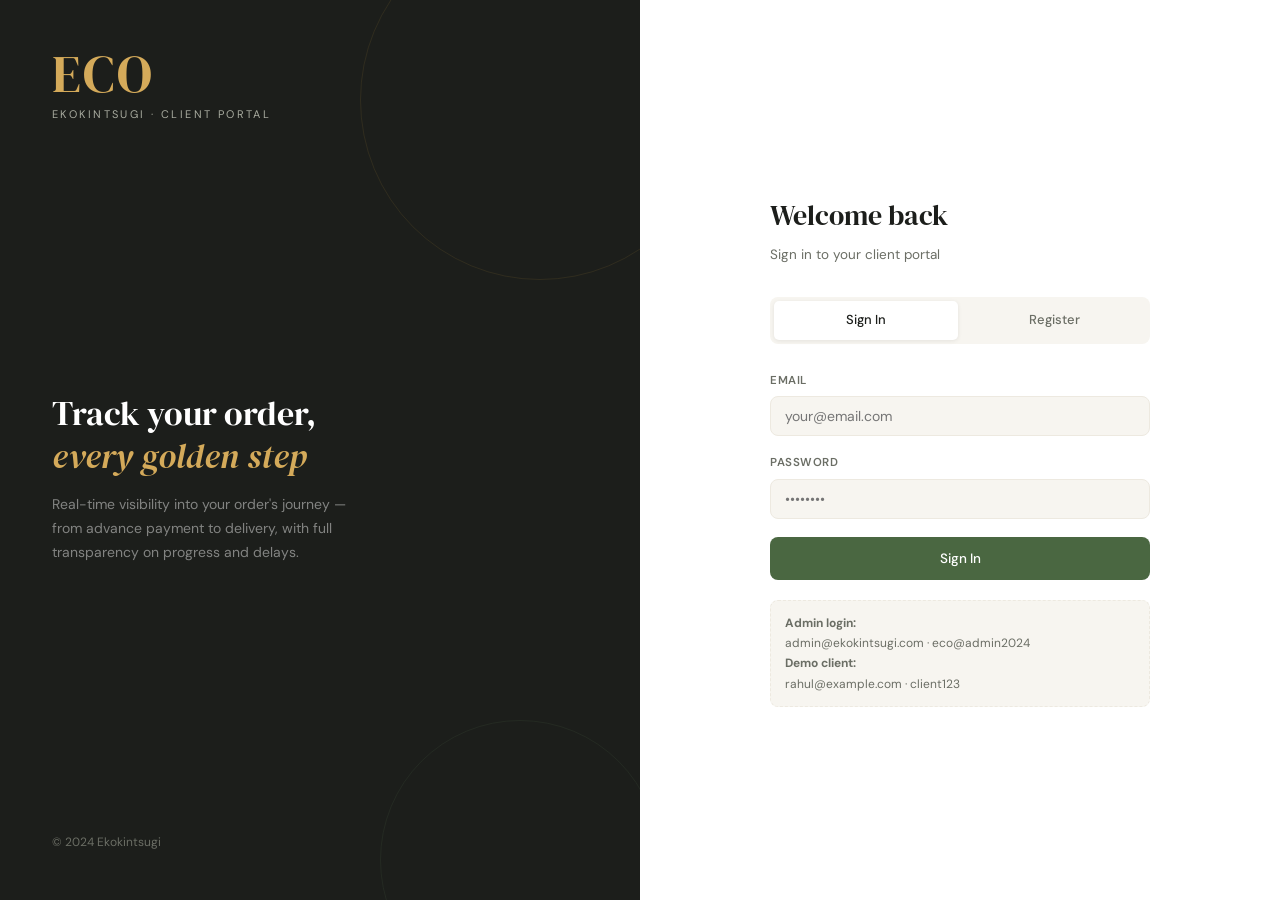
<file: index.html>
<!DOCTYPE html> 
<html lang="en"> 
<head> 
<meta charset="UTF-8"/> 
<meta name="viewport" content="width=device-width, initial-scale=1.0"/> 
<title>ECO — Login</title> 
<link rel="preconnect" href="https://fonts.googleapis.com"/>
<link rel="preconnect" href="https://fonts.gstatic.com" crossorigin/>
<link href="https://fonts.googleapis.com/css2?family=DM+Serif+Display:ital@0;1&family=DM+Sans:opsz,wght@9..40,300;400;500&display=swap" rel="stylesheet"/> 
<link rel="stylesheet" href="styles.css"/>
<script src="data.js"></script> 
<script src="app.js"></script> 
<style>
  .page { min-height: 100vh; display: grid; grid-template-columns: 1fr 1fr; }
  .brand-panel { background: var(--ink); display: flex; flex-direction: column; justify-content: space-between; padding: 48px 52px; position: relative; overflow: hidden; color: var(--white); }
  .brand-panel::before { content: ''; position: absolute; right: -80px; top: -80px; width: 360px; height: 360px; border-radius: 50%; border: 1px solid rgba(184,145,58,0.12); }
  .brand-panel::after { content: ''; position: absolute; right: -20px; bottom: -100px; width: 280px; height: 280px; border-radius: 50%; border: 1px solid rgba(107,143,100,0.1); }
  .brand-logo { font-family: var(--font-display); font-size: 52px; color: var(--gold-light); letter-spacing: 0.06em; line-height: 1; }
  .brand-tagline { font-size: 11px; letter-spacing: 0.22em; text-transform: uppercase; color: var(--ink-faint); margin-top: 6px; }
  .brand-headline { font-family: var(--font-display); font-size: 34px; line-height: 1.25; margin-bottom: 16px; }
  .brand-headline em { color: var(--gold-light); font-style: italic; }
  .brand-desc { font-size: 14px; color: rgba(255,255,255,0.45); line-height: 1.7; max-width: 320px; }
  .brand-footer { font-size: 12px; color: var(--ink-muted); }
  .form-panel { display: flex; align-items: center; justify-content: center; padding: 40px 32px; background: var(--white); }
  .form-wrap { width: 100%; max-width: 380px; }
  .tab-row { display: flex; gap: 4px; background: var(--cream); border-radius: var(--radius-sm); padding: 4px; margin-bottom: 28px; }
  .tab { flex: 1; padding: 9px; text-align: center; font-size: 13px; font-weight: 500; border-radius: 5px; cursor: pointer; color: var(--ink-muted); transition: background var(--transition), color var(--transition); }
  .tab.active { background: var(--white); color: var(--ink); box-shadow: 0 1px 4px rgba(0,0,0,0.08); }
  .signup-only { display: none; }
  .error-msg { background: #fdecea; border: 1px solid #f5c6c2; color: var(--danger); border-radius: var(--radius-sm); padding: 10px 14px; font-size: 13px; margin-bottom: 16px; display: none; }
  .error-msg.show { display: block; }
  .admin-hint { background: var(--cream); border: 1px dashed var(--cream-mid); border-radius: var(--radius-sm); padding: 12px 14px; font-size: 12px; color: var(--ink-muted); margin-top: 20px; line-height: 1.7; }
  @media (max-width: 700px) { .page { grid-template-columns: 1fr; } .brand-panel { display: none; } }
</style>
</head> 
<body> 
<div class="page"> 
  <!-- Brand --> 
  <div class="brand-panel"> 
    <div> 
      <div class="brand-logo">ECO</div> 
      <div class="brand-tagline">Ekokintsugi · Client Portal</div> 
    </div> 
    <div class="brand-body" style="z-index:1"> 
      <div class="brand-headline">Track your order,<br><em>every golden step</em></div> 
      <div class="brand-desc">Real-time visibility into your order's journey — from advance payment to delivery, with full transparency on progress and delays.</div> 
    </div> 
    <div class="brand-footer">© 2024 Ekokintsugi</div> 
  </div> 
 
  <!-- Form --> 
  <div class="form-panel"> 
    <div class="form-wrap"> 
      <div class="form-title" style="font-family:var(--font-display); font-size:28px; color:var(--ink); margin-bottom:6px;">Welcome back</div> 
      <div class="form-sub" style="font-size:13.5px; color:var(--ink-muted); margin-bottom:32px;">Sign in to your client portal</div> 
 
      <div class="tab-row"> 
        <div class="tab active" onclick="switchTab('login')">Sign In</div> 
        <div class="tab" onclick="switchTab('signup')">Register</div> 
      </div> 
 
      <div class="error-msg" id="error-msg"></div> 
 
      <div class="field signup-only" id="f-name"> 
        <label>Full Name</label> 
        <input type="text" id="inp-name" placeholder="Your full name"/> 
      </div> 
      <div class="field signup-only" id="f-phone"> 
        <label>Phone</label> 
        <input type="tel" id="inp-phone" placeholder="10-digit mobile number"/> 
      </div> 
      <div class="field"> 
        <label>Email</label> 
        <input type="email" id="inp-email" placeholder="your@email.com"/> 
      </div> 
      <div class="field"> 
        <label>Password</label> 
        <input type="password" id="inp-pass" placeholder="••••••••" onkeydown="if(event.key==='Enter')handleFormSubmit()"/> 
      </div> 
 
      <button class="btn btn-primary" style="width:100%; justify-content:center; padding:13px;" id="btn-submit" onclick="handleFormSubmit()">Sign In</button> 
 
      <div class="admin-hint"> 
        <strong>Admin login:</strong><br> 
        admin@ekokintsugi.com · eco@admin2024<br> 
        <strong>Demo client:</strong><br> 
        rahul@example.com · client123 
      </div> 
    </div> 
  </div> 
</div> 
 
<script> 
  let mode = 'login'; 
 
  // Redirect if already logged in 
  const s = getSession(); 
  if (s) redirect(s.role); 
 
  function switchTab(m) { 
    mode = m; 
    document.querySelectorAll('.tab').forEach((t,i) => t.classList.toggle('active', (i===0&&m==='login')||(i===1&&m==='signup'))); 
    document.querySelectorAll('.signup-only').forEach(el => el.style.display = m==='signup'?'block':'none'); 
    document.getElementById('btn-submit').textContent = m==='login'?'Sign In':'Create Account'; 
    document.getElementById('error-msg').classList.remove('show'); 
    document.querySelector('.form-title').textContent = m==='login'?'Welcome back':'Create account'; 
    document.querySelector('.form-sub').textContent = m==='login'?'Sign in to your client portal':'Register to track your orders'; 
  } 
 
  function handleFormSubmit() { 
    const email = document.getElementById('inp-email').value.trim(); 
    const pass  = document.getElementById('inp-pass').value; 
 
    if (mode === 'login') { 
      const res = login(email, pass); 
      if (res.ok) { redirect(res.role); return; } 
      showErr('Invalid email or password. Please try again.'); 
    } else { 
      const name  = document.getElementById('inp-name').value.trim(); 
      const phone = document.getElementById('inp-phone').value.trim(); 
      if (!name || !email || !pass || !phone) { showErr('Please fill in all fields.'); return; } 
      if (getClients().find(c => c.email === email)) { showErr('An account with this email already exists.'); return; } 
      addClient({ name, email, password: pass, phone }); 
      const res = login(email, pass); 
      if (res.ok) redirect(res.role); 
    } 
  } 
 
  function showErr(msg) { 
    const el = document.getElementById('error-msg'); 
    el.textContent = msg; el.classList.add('show'); 
  } 
 
  function redirect(role) { 
    window.location.href = role === 'admin' ? 'admin.html' : 'dashboard.html'; 
  } 
</script> 
</body> 
</html>
</file>
<file: styles.css>
/* ── ECO Shared Styles ────────────────────────────────────────────── */

:root {
  --sage:        #4a6741;
  --sage-light:  #6b8f64;
  --sage-pale:   #e8f0e5;
  --gold:        #b8913a;
  --gold-light:  #d4aa5a;
  --gold-pale:   #fdf6e8;
  --ink:         #1c1e1b;
  --ink-mid:     #3d4038;
  --ink-muted:   #6b6e65;
  --ink-faint:   #a8ab9f;
  --cream:       #f7f5f0;
  --cream-mid:   #ede9e0;
  --white:       #ffffff;
  --danger:      #c0392b;
  --warn:        #d68910;
  --success:     #2e7d32;

  --sidebar-w:   256px;
  --header-h:    64px;
  --radius:      14px;
  --radius-sm:   8px;
  --radius-xs:   5px;
  --shadow:      0 2px 12px rgba(28,30,27,0.07);
  --shadow-md:   0 6px 28px rgba(28,30,27,0.11);
  --shadow-lg:   0 12px 48px rgba(28,30,27,0.14);
  --transition:  0.22s cubic-bezier(0.4,0,0.2,1);

  --font-display: 'DM Serif Display', Georgia, serif;
  --font-body:    'DM Sans', system-ui, sans-serif;
}

/* ── Reset ── */
*, *::before, *::after { box-sizing: border-box; margin: 0; padding: 0; }

html, body {
  height: 100%;
  font-family: var(--font-body);
  background: var(--cream);
  color: var(--ink);
  font-size: 15px;
  line-height: 1.6;
  -webkit-font-smoothing: antialiased;
}

/* ── Layout ── */
.app {
  display: grid;
  grid-template-columns: var(--sidebar-w) 1fr;
  grid-template-rows: var(--header-h) 1fr;
  min-height: 100vh;
}

/* ── Sidebar ── */
.sidebar {
  grid-row: 1 / -1;
  background: var(--ink);
  display: flex;
  flex-direction: column;
  position: sticky;
  top: 0;
  height: 100vh;
  overflow: hidden;
  z-index: 100;
}

.sidebar-logo {
  padding: 24px 24px 20px;
  border-bottom: 1px solid rgba(255,255,255,0.07);
}

.logo-mark {
  font-family: var(--font-display);
  font-size: 30px;
  color: var(--gold-light);
  letter-spacing: 0.08em;
  line-height: 1;
}

.logo-sub {
  font-size: 10px;
  font-weight: 400;
  color: var(--ink-faint);
  letter-spacing: 0.2em;
  text-transform: uppercase;
  margin-top: 3px;
}

.sidebar-client {
  margin: 18px 14px 10px;
  background: rgba(255,255,255,0.05);
  border: 1px solid rgba(255,255,255,0.09);
  border-radius: var(--radius-sm);
  padding: 13px 14px;
  display: flex;
  align-items: center;
  gap: 11px;
}

.client-avatar {
  width: 36px;
  height: 36px;
  border-radius: 50%;
  background: linear-gradient(135deg, var(--sage) 0%, var(--gold) 100%);
  display: flex;
  align-items: center;
  justify-content: center;
  font-family: var(--font-display);
  font-size: 14px;
  color: var(--white);
  flex-shrink: 0;
}

.client-name {
  font-size: 13px;
  font-weight: 500;
  color: var(--white);
  white-space: nowrap;
  overflow: hidden;
  text-overflow: ellipsis;
}

.client-id {
  font-size: 11px;
  color: var(--ink-faint);
  margin-top: 2px;
}

.sidebar-nav {
  flex: 1;
  padding: 6px 12px;
  overflow-y: auto;
}

.nav-section-label {
  font-size: 10px;
  font-weight: 500;
  letter-spacing: 0.18em;
  text-transform: uppercase;
  color: var(--ink-muted);
  padding: 16px 10px 6px;
}

.nav-item {
  display: flex;
  align-items: center;
  gap: 10px;
  padding: 9px 12px;
  border-radius: var(--radius-sm);
  cursor: pointer;
  transition: background var(--transition), color var(--transition);
  color: rgba(255,255,255,0.5);
  font-size: 13.5px;
  font-weight: 400;
  text-decoration: none;
  position: relative;
  margin-bottom: 2px;
  user-select: none;
}

.nav-item:hover {
  background: rgba(255,255,255,0.07);
  color: rgba(255,255,255,0.9);
}

.nav-item.active {
  background: rgba(184,145,58,0.14);
  color: var(--gold-light);
  font-weight: 500;
}

.nav-item.active::before {
  content: '';
  position: absolute;
  left: 0; top: 8px; bottom: 8px;
  width: 3px;
  background: var(--gold);
  border-radius: 0 3px 3px 0;
}

.nav-icon {
  width: 17px;
  height: 17px;
  flex-shrink: 0;
  opacity: 0.8;
}

.nav-badge {
  margin-left: auto;
  background: var(--sage);
  color: var(--white);
  font-size: 10px;
  font-weight: 600;
  padding: 1px 7px;
  border-radius: 20px;
  line-height: 1.7;
}

.sidebar-footer {
  padding: 14px 18px;
  border-top: 1px solid rgba(255,255,255,0.07);
  font-size: 11px;
  color: var(--ink-muted);
  display: flex;
  align-items: center;
  gap: 7px;
}

.status-dot {
  width: 7px; height: 7px;
  border-radius: 50%;
  background: #4caf50;
  flex-shrink: 0;
  box-shadow: 0 0 0 2px rgba(76,175,80,0.2);
}

/* ── Header ── */
.header {
  background: var(--white);
  border-bottom: 1px solid var(--cream-mid);
  display: flex;
  align-items: center;
  padding: 0 28px;
  gap: 14px;
  position: sticky;
  top: 0;
  z-index: 90;
  box-shadow: var(--shadow);
}

.header-title {
  font-family: var(--font-display);
  font-size: 18px;
  color: var(--ink);
  flex: 1;
}
.header-title span { color: var(--sage); }

.header-search {
  display: flex;
  align-items: center;
  gap: 8px;
  background: var(--cream);
  border: 1px solid var(--cream-mid);
  border-radius: 8px;
  padding: 7px 12px;
  font-size: 13px;
  color: var(--ink-muted);
  width: 210px;
  transition: border-color var(--transition), box-shadow var(--transition);
  cursor: text;
  position: relative;
}

.header-search input {
  background: none;
  border: none;
  outline: none;
  font-family: var(--font-body);
  font-size: 13px;
  color: var(--ink);
  width: 100%;
}
.header-search input::placeholder { color: var(--ink-muted); }
.header-search:focus-within {
  border-color: var(--sage-light);
  box-shadow: 0 0 0 3px rgba(74,103,65,0.1);
}

.search-results {
  position: absolute;
  top: calc(100% + 6px);
  left: 0;
  right: 0;
  background: var(--white);
  border: 1px solid var(--cream-mid);
  border-radius: var(--radius-sm);
  box-shadow: var(--shadow-md);
  z-index: 200;
  max-height: 220px;
  overflow-y: auto;
  display: none;
}
.search-results.visible { display: block; }
.search-result-item {
  padding: 9px 14px;
  font-size: 13px;
  cursor: pointer;
  border-bottom: 1px solid var(--cream-mid);
  transition: background var(--transition);
  display: flex;
  align-items: center;
  gap: 8px;
}
.search-result-item:last-child { border-bottom: none; }
.search-result-item:hover { background: var(--cream); }
.search-result-dot {
  width: 7px; height: 7px; border-radius: 50%; flex-shrink: 0;
}

.header-actions {
  display: flex;
  align-items: center;
  gap: 8px;
}

.btn-icon {
  width: 36px; height: 36px;
  border-radius: 8px;
  background: var(--cream);
  border: 1px solid var(--cream-mid);
  display: flex; align-items: center; justify-content: center;
  cursor: pointer;
  transition: background var(--transition), border-color var(--transition);
  color: var(--ink-muted);
  position: relative;
}
.btn-icon:hover { background: var(--cream-mid); color: var(--ink); }

.notif-dot::after {
  content: '';
  position: absolute;
  top: 6px; right: 6px;
  width: 7px; height: 7px;
  background: var(--danger);
  border-radius: 50%;
  border: 1.5px solid var(--white);
}

/* ── Notification Panel ── */
.notif-panel {
  position: absolute;
  top: calc(var(--header-h) + 8px);
  right: 28px;
  width: 320px;
  background: var(--white);
  border: 1px solid var(--cream-mid);
  border-radius: var(--radius);
  box-shadow: var(--shadow-lg);
  z-index: 300;
  display: none;
  animation: fadeIn 0.2s ease;
}
.notif-panel.visible { display: block; }
.notif-panel-header {
  padding: 14px 18px 10px;
  border-bottom: 1px solid var(--cream-mid);
  display: flex; align-items: center; justify-content: space-between;
}
.notif-panel-title { font-family: var(--font-display); font-size: 15px; }
.notif-panel-clear { font-size: 11px; color: var(--sage); cursor: pointer; font-weight: 500; }
.notif-item {
  padding: 12px 18px;
  border-bottom: 1px solid var(--cream-mid);
  font-size: 12.5px;
  display: flex; gap: 10px; align-items: flex-start;
  transition: background var(--transition);
  cursor: pointer;
}
.notif-item:last-child { border-bottom: none; }
.notif-item:hover { background: var(--cream); }
.notif-item-icon { font-size: 16px; margin-top: 1px; flex-shrink: 0; }
.notif-item-text { flex: 1; }
.notif-item-title { font-weight: 500; color: var(--ink); }
.notif-item-sub { color: var(--ink-muted); font-size: 11.5px; margin-top: 1px; }

/* ── Main ── */
.main {
  padding: 28px 32px 56px;
  overflow-y: auto;
}

.page-header { margin-bottom: 28px; }
.page-eyebrow {
  font-size: 11px;
  font-weight: 500;
  letter-spacing: 0.16em;
  text-transform: uppercase;
  color: var(--sage);
  margin-bottom: 4px;
}
.page-title {
  font-family: var(--font-display);
  font-size: 30px;
  color: var(--ink);
  line-height: 1.15;
}
.page-meta {
  font-size: 13px;
  color: var(--ink-muted);
  margin-top: 5px;
}

/* ── Sections ── */
.section { display: none; animation: fadeIn 0.28s ease; }
.section.active { display: block; }

@keyframes fadeIn {
  from { opacity: 0; transform: translateY(7px); }
  to   { opacity: 1; transform: translateY(0); }
}

/* ── Cards & Grid ── */
.card {
  background: var(--white);
  border: 1px solid var(--cream-mid);
  border-radius: var(--radius);
  padding: 24px;
  box-shadow: var(--shadow);
  transition: transform var(--transition), box-shadow var(--transition);
}
.card:hover { transform: translateY(-2px); box-shadow: var(--shadow-md); }
.card-title {
  font-family: var(--font-display);
  font-size: 17px;
  color: var(--ink);
  margin-bottom: 3px;
}
.card-subtitle {
  font-size: 12px;
  color: var(--ink-muted);
  margin-bottom: 18px;
}

.grid-4 {
  display: grid;
  grid-template-columns: repeat(4, 1fr);
  gap: 16px;
  margin-bottom: 24px;
}

.grid-2 {
  display: grid;
  grid-template-columns: 1fr 1fr;
  gap: 20px;
  margin-bottom: 24px;
}

/* ── Stat Cards ── */
.stat-card {
  background: var(--white);
  border: 1px solid var(--cream-mid);
  border-radius: var(--radius);
  padding: 20px 22px 18px;
  box-shadow: var(--shadow);
  position: relative;
  overflow: hidden;
  transition: transform var(--transition), box-shadow var(--transition);
  cursor: default;
}
.stat-card:hover { transform: translateY(-3px); box-shadow: var(--shadow-md); }
.stat-card::after {
  content: '';
  position: absolute;
  bottom: 0; left: 0; right: 0;
  height: 3px;
  border-radius: 0 0 var(--radius) var(--radius);
}
.stat-card.accent-sage::after  { background: linear-gradient(90deg, var(--sage), var(--sage-light)); }
.stat-card.accent-gold::after  { background: linear-gradient(90deg, var(--gold), var(--gold-light)); }
.stat-card.accent-green::after { background: linear-gradient(90deg, #2e7d32, #43a047); }
.stat-card.accent-muted::after { background: linear-gradient(90deg, var(--ink-faint), var(--ink-muted)); }

.stat-label {
  font-size: 10.5px;
  font-weight: 500;
  letter-spacing: 0.12em;
  text-transform: uppercase;
  color: var(--ink-muted);
  margin-bottom: 8px;
}
.stat-value {
  font-family: var(--font-display);
  font-size: 36px;
  color: var(--ink);
  line-height: 1;
}
.stat-sub { font-size: 12px; color: var(--ink-faint); margin-top: 7px; }

/* ── Progress ── */
.progress-wrap {
  background: var(--cream-mid);
  border-radius: 20px;
  height: 8px;
  overflow: hidden;
}
.progress-fill {
  height: 100%;
  border-radius: 20px;
  background: linear-gradient(90deg, var(--sage) 0%, var(--sage-light) 100%);
  transition: width 0.7s cubic-bezier(0.4,0,0.2,1);
}

/* ── Chips ── */
.chip {
  display: inline-flex;
  align-items: center;
  gap: 4px;
  padding: 3px 10px;
  border-radius: 20px;
  font-size: 11.5px;
  font-weight: 500;
  line-height: 1.5;
}
.chip-sage    { background: var(--sage-pale);   color: var(--sage); }
.chip-gold    { background: var(--gold-pale);   color: #946e1a; }
.chip-danger  { background: #fdecea;            color: var(--danger); }
.chip-success { background: #e8f5e9;            color: var(--success); }
.chip-muted   { background: var(--cream);       color: var(--ink-muted); border: 1px solid var(--cream-mid); }
.chip-info    { background: #e3f2fd;            color: #1565c0; }

/* ── Stage Tracker ── */
.stage-row {
  display: flex;
  align-items: center;
  gap: 12px;
  padding: 11px 0;
  border-bottom: 1px solid var(--cream-mid);
}
.stage-row:last-child { border-bottom: none; }
.stage-icon {
  width: 30px; height: 30px;
  border-radius: 50%;
  display: flex; align-items: center; justify-content: center;
  flex-shrink: 0;
  font-size: 13px;
}
.stage-icon.done   { background: #e8f5e9; color: var(--success); }
.stage-icon.active { background: var(--gold-pale); color: var(--gold); }
.stage-icon.pending { background: var(--cream); color: var(--ink-faint); }
.stage-icon.inprog { background: #e3f2fd; color: #1565c0; }
.stage-label { font-size: 13.5px; font-weight: 500; flex: 1; }

/* ── Tables (Admin) ── */
.table-wrap {
  width: 100%;
  overflow-x: auto;
  border-radius: var(--radius-sm);
  border: 1px solid var(--cream-mid);
}
table {
  width: 100%;
  border-collapse: collapse;
  font-size: 13.5px;
  background: var(--white);
}
th {
  text-align: left;
  background: var(--cream);
  padding: 14px 16px;
  font-weight: 500;
  color: var(--ink-muted);
  text-transform: uppercase;
  font-size: 10.5px;
  letter-spacing: 0.1em;
  border-bottom: 1px solid var(--cream-mid);
}
td {
  padding: 14px 16px;
  border-bottom: 1px solid var(--cream-mid);
  color: var(--ink);
}
tr:last-child td { border-bottom: none; }
tr:hover td { background: var(--cream); }

/* ── Modals ── */
.modal-overlay {
  position: fixed;
  inset: 0;
  background: rgba(28,30,27,0.5);
  display: none;
  align-items: center;
  justify-content: center;
  z-index: 500;
  padding: 20px;
}
.modal-overlay.visible { display: flex; }
.modal {
  background: var(--white);
  border-radius: var(--radius);
  width: 100%;
  max-width: 500px;
  box-shadow: var(--shadow-lg);
  animation: modalIn 0.3s ease;
  max-height: 90vh;
  overflow-y: auto;
}
@keyframes modalIn {
  from { opacity: 0; transform: translateY(20px); }
  to { opacity: 1; transform: translateY(0); }
}
.modal-header {
  padding: 20px 24px;
  border-bottom: 1px solid var(--cream-mid);
  display: flex; align-items: center; justify-content: space-between;
}
.modal-title { font-family: var(--font-display); font-size: 20px; }
.modal-body { padding: 24px; }
.modal-footer {
  padding: 16px 24px;
  border-top: 1px solid var(--cream-mid);
  display: flex; justify-content: flex-end; gap: 12px;
}

/* ── Forms ── */
.field { margin-bottom: 18px; }
label {
  display: block;
  font-size: 11.5px;
  font-weight: 600;
  color: var(--ink-muted);
  text-transform: uppercase;
  letter-spacing: 0.05em;
  margin-bottom: 6px;
}
input, select, textarea {
  width: 100%;
  padding: 10px 14px;
  border: 1.5px solid var(--cream-mid);
  border-radius: var(--radius-sm);
  font-family: var(--font-body);
  font-size: 14px;
  color: var(--ink);
  background: var(--cream);
  outline: none;
  transition: border-color var(--transition), background var(--transition);
}
input:focus, select:focus, textarea:focus {
  border-color: var(--sage);
  background: var(--white);
}

/* ── Buttons ── */
.btn {
  padding: 10px 18px;
  border-radius: var(--radius-sm);
  font-family: var(--font-body);
  font-size: 13.5px;
  font-weight: 500;
  cursor: pointer;
  border: none;
  transition: all var(--transition);
  display: inline-flex;
  align-items: center;
  gap: 8px;
}
.btn-primary { background: var(--sage); color: var(--white); }
.btn-primary:hover { background: var(--sage-light); }
.btn-secondary { background: var(--cream); color: var(--ink); border: 1px solid var(--cream-mid); }
.btn-secondary:hover { background: var(--cream-mid); }
.btn-danger { background: #fdecea; color: var(--danger); border: 1px solid #f5c6c2; }
.btn-danger:hover { background: #f8d7da; }

/* ── Policy Banner ── */
.policy-banner {
  background: linear-gradient(135deg, var(--gold-pale) 0%, #fff8e1 100%);
  border: 1px solid rgba(184,145,58,0.3);
  border-radius: var(--radius);
  padding: 18px 22px;
  display: flex;
  align-items: flex-start;
  gap: 14px;
  margin-bottom: 8px;
}
.policy-icon { font-size: 22px; flex-shrink: 0; margin-top: 1px; }
.policy-title { font-weight: 600; color: #7a5c0e; font-size: 13.5px; margin-bottom: 3px; }
.policy-text  { font-size: 12.5px; color: #8a6820; line-height: 1.5; }

/* ── Empty State ── */
.empty-state {
  background: var(--cream);
  border: 1.5px dashed var(--cream-mid);
  border-radius: var(--radius);
  padding: 48px 24px;
  text-align: center;
  color: var(--ink-faint);
}
.empty-icon { font-size: 36px; margin-bottom: 10px; opacity: 0.5; }

/* ── Helpers ── */
.divider { border: none; border-top: 1px solid var(--cream-mid); margin: 16px 0; }
.overlay {
  display: none; position: fixed; inset: 0;
  background: rgba(28,30,27,0.5); z-index: 150;
}
.overlay.visible { display: block; }

/* ── Mobile ── */
.hamburger {
  display: none;
  flex-direction: column;
  gap: 5px;
  cursor: pointer;
  padding: 4px;
  background: none;
  border: none;
}
.hamburger span {
  display: block; width: 20px; height: 2px;
  background: var(--ink-muted); border-radius: 2px;
  transition: transform var(--transition), opacity var(--transition);
}

@media (max-width: 720px) {
  .app { grid-template-columns: 1fr; grid-template-rows: var(--header-h) 1fr; }
  .sidebar { position: fixed; left: -100%; top: 0; width: var(--sidebar-w); transition: left var(--transition); z-index: 200; }
  .sidebar.open { left: 0; }
  .header { grid-column: 1; }
  .main   { grid-column: 1; padding: 20px 16px 56px; }
  .hamburger { display: flex; }
  .grid-2 { grid-template-columns: 1fr; }
  .grid-4 { grid-template-columns: 1fr 1fr; }
  .page-title { font-size: 24px; }
}
</file>
